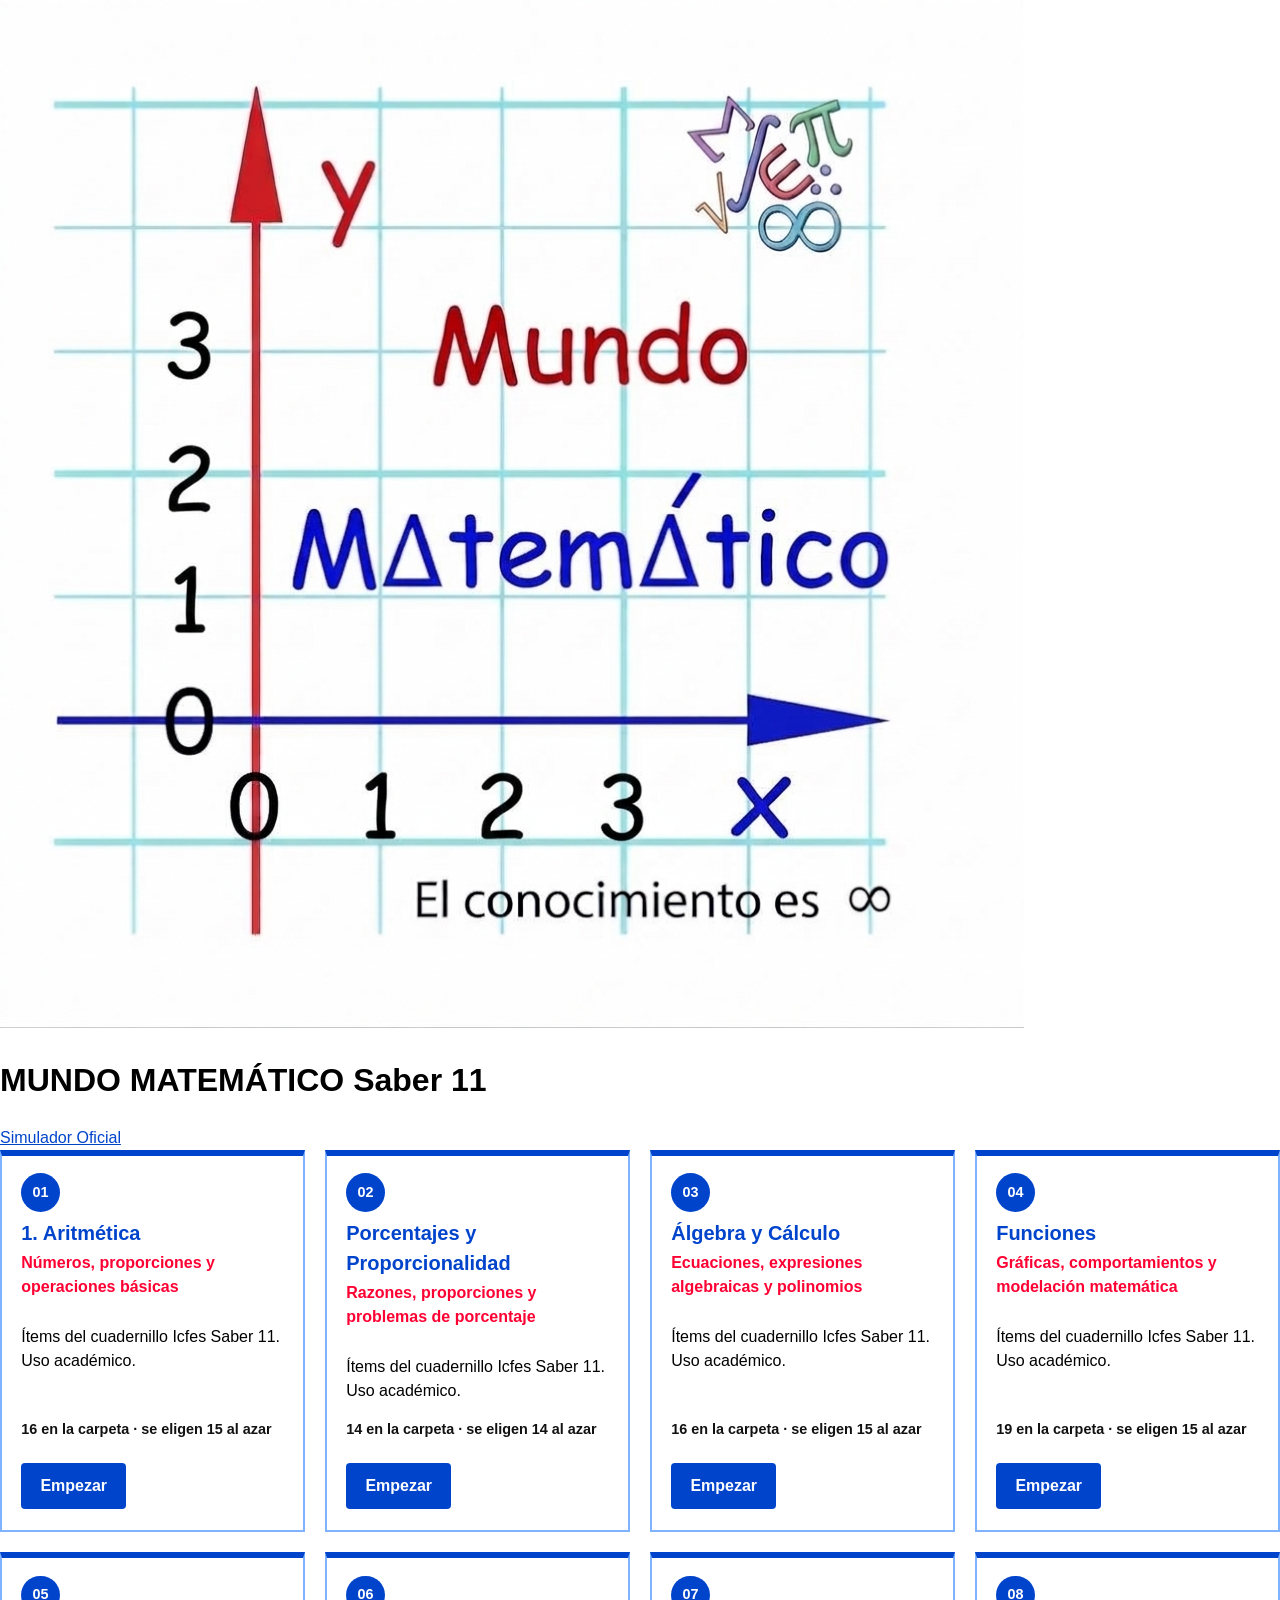
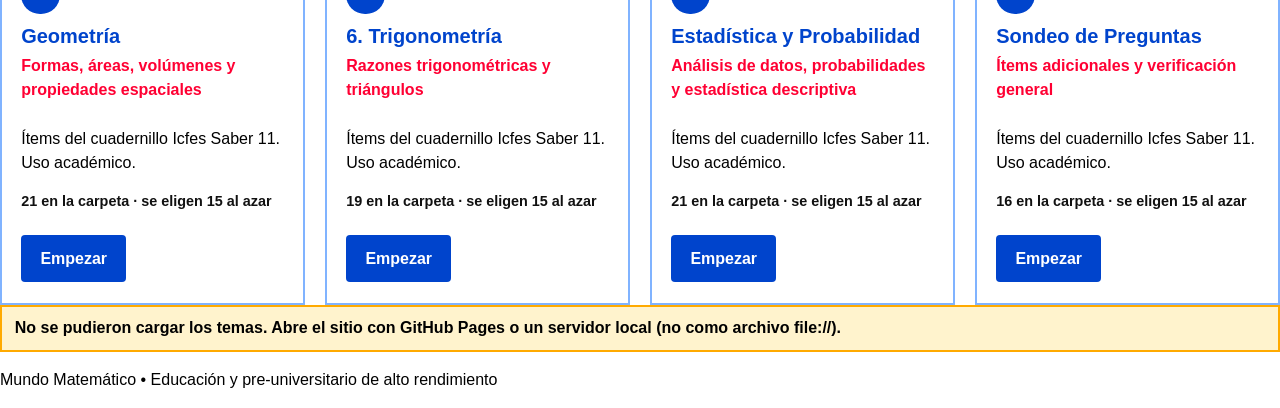
<file: index.html>
<!DOCTYPE html>
<html lang="es">
<head>
  <meta charset="UTF-8">
  <meta name="viewport" content="width=device-width, initial-scale=1.0">
  <title>Simulador ICFES Saber 11 - Mundo Matemático</title>
  <!-- Ruta exacta apuntando a la carpeta css -->
  <link rel="stylesheet" href="css/estilo.css">
</head>
<body>

  <!-- Cabecera Institucional -->
  <header class="header-principal">
    <div class="logo-contenedor">
      <img src="logo.jpg" alt="Mundo Matemático">
      <h1 class="titulo-sitio">MUNDO MATEMÁTICO <span class="sub-saber">Saber 11</span></h1>
    </div>
    <nav>
      <a href="index.html" class="link-nav">Simulador Oficial</a>
    </nav>
  </header>

  <!-- Contenedor principal donde el menú dibuja las tarjetas -->
  <main id="vista" class="contenedor-principal">
    <div id="rejilla" style="display: grid; grid-template-columns: repeat(auto-fit, minmax(280px, 1fr)); gap: 20px;"></div>
    <div id="aviso" class="alerta oculto"></div>
  </main>

  <!-- Pie de página -->
  <footer class="footer-principal">
    <p>Mundo Matemático • Educación y pre-universitario de alto rendimiento</p>
  </footer>

  <!-- Ruta exacta apuntando a la carpeta js -->
  <script type="module" src="js/menu.js"></script>
</body>
</html>
</file>
<file: css/estilo.css>
:root {
  --azul: #0044cc; /* Azul brillante, eléctrico y profundo */
  --rojo: #ff0033; /* Rojo vivo, puro y sumamente brillante */
  --texto: #000000;
  --fondo: #ffffff;
  --suave: #fff0f3;
  --borde: #ff8099;
}

* { box-sizing: border-box; }

html, body {
  margin: 0;
  padding: 0;
  background: var(--fondo);
  color: var(--texto);
  font-family: "Segoe UI", Tahoma, Geneva, Verdana, sans-serif;
  line-height: 1.5;
  min-height: 100%;
}

a { color: var(--azul); }

.topbar {
  display: flex;
  align-items: center;
  justify-content: space-between;
  gap: 1rem;
  padding: 1rem 1.5rem;
  border-bottom: 4px solid var(--azul);
  position: sticky;
  top: 0;
  background: #fff;
  z-index: 5;
}

.marca {
  text-decoration: none;
  display: flex;
  align-items: baseline;
  gap: 0.5rem;
}

.marca-icfes { color: var(--azul); font-weight: 900; letter-spacing: 0.08em; }
.marca-area { color: var(--rojo); font-weight: 900; }

.modo-todas, .temporizador {
  margin: 0;
  color: var(--azul);
  font-weight: 900;
  font-size: 0.95rem;
}

.temporizador.aviso { color: #cc0000; }

.contenedor {
  max-width: 980px;
  margin: 0 auto;
  padding: 2rem 1.25rem 4rem;
}

.pie {
  text-align: center;
  color: #111;
  font-size: 0.85rem;
  padding: 1.5rem;
  border-top: 2px solid var(--borde);
  font-weight: 600;
}

.hero h1, .panel h1 {
  color: var(--azul);
  margin: 0.2rem 0 0.6rem;
  font-size: 2rem;
  font-weight: 900;
}

.etiqueta {
  color: var(--rojo);
  font-weight: 900;
  letter-spacing: 0.05em;
  text-transform: uppercase;
  margin: 0;
  font-size: 0.85rem;
}

.lead { color: var(--texto); max-width: 42rem; font-weight: 500; }

.rejilla {
  display: grid;
  grid-template-columns: repeat(auto-fit, minmax(260px, 1fr));
  gap: 1rem;
  margin-top: 1.5rem;
}

.tarjeta {
  border: 2px solid #80b3ff;
  border-top: 6px solid var(--azul);
  padding: 1.1rem 1.2rem 1.3rem;
  background: var(--fondo);
  min-height: 260px;
  display: flex;
  flex-direction: column;
}

.tarjeta h2 { color: var(--azul); margin: 0.4rem 0 0.2rem; font-size: 1.25rem; font-weight: 900; }
.subtitulo { color: var(--rojo); font-weight: 800; margin: 0 0 0.6rem; }

.badge {
  display: inline-flex;
  align-items: center;
  justify-content: center;
  width: 2.4rem;
  height: 2.4rem;
  border-radius: 999px;
  background: var(--azul);
  color: #fff;
  font-weight: 900;
  font-size: 0.9rem;
}

.meta { color: #111; font-size: 0.9rem; margin-top: auto; font-weight: 600; }

.boton {
  display: inline-block;
  background: var(--azul);
  color: #fff;
  text-decoration: none;
  border: 0;
  padding: 0.7rem 1.2rem;
  font-weight: 900;
  cursor: pointer;
  font-size: 1rem;
  font-family: inherit;
  border-radius: 4px;
}

.boton:hover { background: #003399; }
.boton-verde { background: var(--rojo); color: #ffffff; }
.boton-verde:hover { background: #cc0029; }
.tarjeta .boton { margin-top: 0.5rem; align-self: flex-start; }

.bloque-todas {
  margin-top: 2rem;
  padding: 1.4rem 1.5rem;
  border: 3px dashed var(--rojo);
  display: flex;
  flex-wrap: wrap;
  gap: 1rem;
  align-items: center;
  justify-content: space-between;
  background: #fff5f7;
}

.bloque-todas h2 { color: var(--azul); margin: 0 0 0.35rem; font-weight: 900; }
.bloque-todas p { margin: 0; max-width: 36rem; font-weight: 600; }

.panel {
  border: 2px solid #80b3ff;
  padding: 1.4rem 1.5rem 1.6rem;
  background: var(--fondo);
}

.migas { font-size: 0.9rem; margin-bottom: 1rem; font-weight: 700; }
.h-seccion { color: var(--azul); font-size: 1.1rem; font-weight: 900; }
.lista-instrucciones { padding-left: 1.2rem; }
.lista-instrucciones li { margin-bottom: 0.55rem; font-weight: 500; }

.acciones {
  display: flex;
  flex-wrap: wrap;
  gap: 1rem;
  align-items: center;
  margin-top: 1.4rem;
}

.enlace { font-weight: 800; color: var(--azul); }

.progreso {
  height: 12px;
  background: #e6f0ff;
  border: 2px solid var(--azul);
  margin-bottom: 0.4rem;
  border-radius: 6px;
}

.progreso-barra { height: 100%; background: var(--rojo); border-radius: 4px; }
.progreso-texto { margin: 0 0 1rem; color: var(--azul); font-weight: 900; font-size: 0.95rem; }

.opciones {
  border: 0;
  padding: 0;
  margin: 1rem 0 0;
  display: grid;
  gap: 0.65rem;
}

.opcion {
  display: grid;
  grid-template-columns: auto auto 1fr;
  gap: 0.7rem;
  align-items: start;
  border: 2px solid #80b3ff;
  padding: 0.75rem 0.9rem;
  cursor: pointer;
  border-radius: 6px;
  background: #fafbfc;
}

.opcion:hover, .opcion:has(input:checked) {
  border-color: var(--azul);
  background: #e6f0ff;
}

.letra { color: var(--rojo); font-weight: 900; min-width: 1.2rem; font-size: 1.05rem; }

.alerta {
  background: #fff3cd;
  border: 2px solid #ffaa00;
  padding: 0.6rem 0.8rem;
  font-weight: 600;
}

.puntaje { font-size: 1.15rem; font-weight: 700; }
.puntaje .num { color: var(--rojo); font-size: 2.5rem; font-weight: 900; }
.puntaje-mini { color: var(--azul); font-weight: 900; }

.revision { margin-top: 1rem; }
.revision.ok { border-left: 6px solid var(--rojo); }
.revision.mal { border-left: 6px solid #cc0000; }
.explicacion { color: #111; font-weight: 500; }
.revision img { max-width: 100%; height: auto; border: 2px solid #80b3ff; margin: 0.5rem 0; }

.pregunta-img {
  width: 100%;
  height: auto;
  border: 2px solid #80b3ff;
  display: block;
  background: #fff;
}

.campo-tiempo {
  display: flex;
  flex-wrap: wrap;
  gap: 0.7rem;
  align-items: center;
  margin: 1rem 0;
}

.campo-tiempo input {
  width: 5rem;
  padding: 0.45rem 0.5rem;
  font-size: 1rem;
  border: 2px solid var(--azul);
  font-weight: 700;
}

.contacto {
  margin-top: 1.5rem;
  border-top: 6px solid var(--rojo);
}

.contacto h2 { color: var(--azul); margin: 0.3rem 0 0.6rem; font-weight: 900; }
.contacto a { font-weight: 900; }

.oculto { display: none !important; }
.sr { position: absolute; width: 1px; height: 1px; overflow: hidden; clip: rect(0, 0, 0, 0); }
</file>
